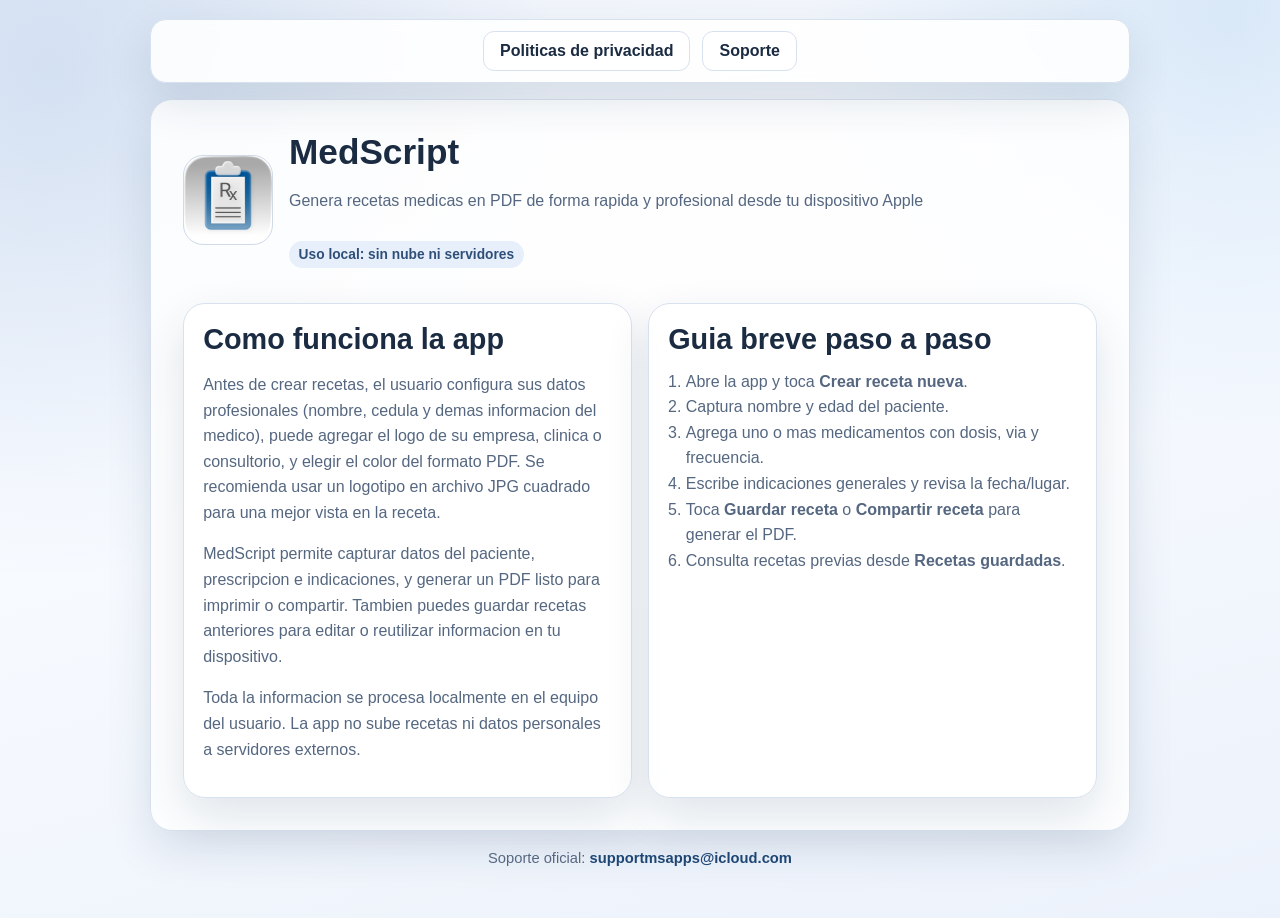
<file: index.html>
<!doctype html>
<html lang="es">
  <head>
    <meta charset="UTF-8" />
    <meta name="viewport" content="width=device-width, initial-scale=1.0" />
    <title>MedScript For MacOS | Inicio</title>
    <meta
      name="description"
      content="Sitio oficial de MedScript For MacOS: resumen de la app, guia rapida de uso, politicas de privacidad y soporte."
    />
    <link rel="stylesheet" href="styles.css" />
  </head>
  <body>
    <div class="site">
      <nav class="top-nav" aria-label="Navegacion principal">
        <a class="nav-link" href="politicas-privacidad.html">Politicas de privacidad</a>
        <a class="nav-link" href="soporte.html">Soporte</a>
      </nav>

      <main class="hero">
        <header class="hero-head">
          <img
            class="app-icon"
            src="assets/app-icon.png"
            alt="Icono de la app MedScript For MacOS"
            width="90"
            height="90"
          />
          <div>
            <h1>MedScript</h1>
            <p>Genera recetas medicas en PDF de forma rapida y profesional desde tu dispositivo Apple</p>
            <span class="badge">Uso local: sin nube ni servidores</span>
          </div>
        </header>

        <section class="section-grid" aria-label="Informacion principal">
          <article class="card">
            <h2>Como funciona la app</h2>
            <p>
              Antes de crear recetas, el usuario configura sus datos profesionales (nombre, cedula y
              demas informacion del medico), puede agregar el logo de su empresa, clinica o consultorio,
              y elegir el color del formato PDF. Se recomienda usar un logotipo en archivo JPG cuadrado
              para una mejor vista en la receta.
            </p>
            <p>
              MedScript permite capturar datos del paciente, prescripcion e indicaciones,
              y generar un PDF listo para imprimir o compartir. Tambien puedes guardar recetas
              anteriores para editar o reutilizar informacion en tu dispositivo.
            </p>
            <p>
              Toda la informacion se procesa localmente en el equipo del usuario. La app no sube
              recetas ni datos personales a servidores externos.
            </p>
          </article>

          <article class="card">
            <h2>Guia breve paso a paso</h2>
            <ol>
              <li>Abre la app y toca <strong>Crear receta nueva</strong>.</li>
              <li>Captura nombre y edad del paciente.</li>
              <li>Agrega uno o mas medicamentos con dosis, via y frecuencia.</li>
              <li>Escribe indicaciones generales y revisa la fecha/lugar.</li>
              <li>Toca <strong>Guardar receta</strong> o <strong>Compartir receta</strong> para generar el PDF.</li>
              <li>Consulta recetas previas desde <strong>Recetas guardadas</strong>.</li>
            </ol>
          </article>
        </section>
      </main>

      <p class="footer-note">
        Soporte oficial: <a class="email-link" href="mailto:supportmsapps@icloud.com">supportmsapps@icloud.com</a>
      </p>
    </div>
  </body>
</html>
</file>
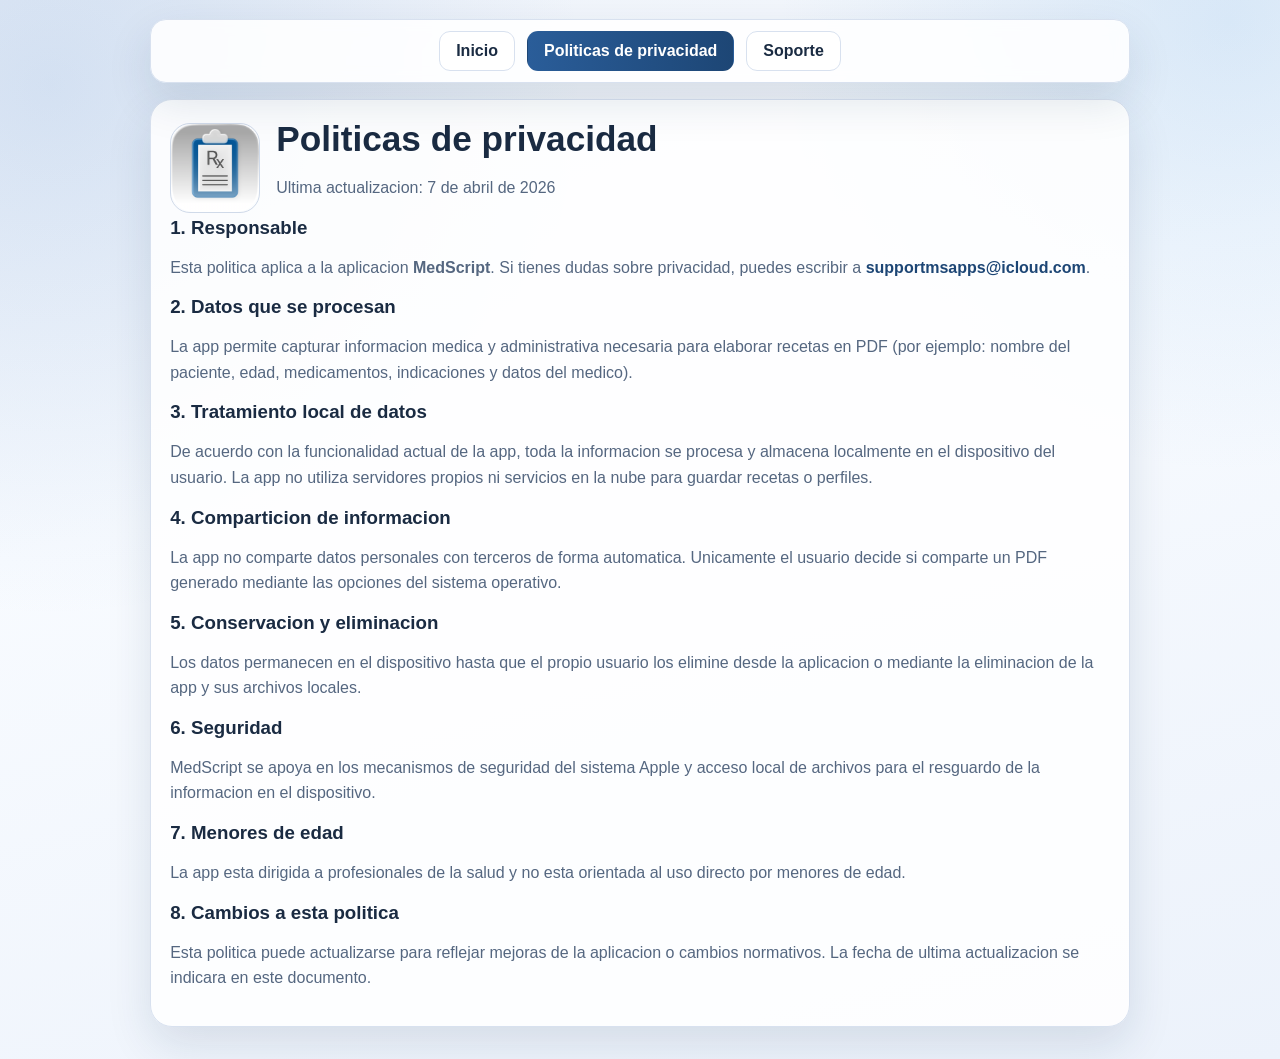
<file: politicas-privacidad.html>
<!doctype html>
<html lang="es">
  <head>
    <meta charset="UTF-8" />
    <meta name="viewport" content="width=device-width, initial-scale=1.0" />
    <title>MedScript For MacOS | Politicas de privacidad</title>
    <meta
      name="description"
      content="Politica de privacidad de MedScript For MacOS para App Store."
    />
    <link rel="stylesheet" href="styles.css" />
  </head>
  <body>
    <div class="site">
      <nav class="top-nav" aria-label="Navegacion principal">
        <a class="nav-link" href="index.html">Inicio</a>
        <a class="nav-link active" href="politicas-privacidad.html">Politicas de privacidad</a>
        <a class="nav-link" href="soporte.html">Soporte</a>
      </nav>

      <main class="card">
        <header class="hero-head">
          <img
            class="app-icon"
            src="assets/app-icon.png"
            alt="Icono de la app MedScript For MacOS"
            width="90"
            height="90"
          />
          <div>
            <h1>Politicas de privacidad</h1>
            <p>Ultima actualizacion: 7 de abril de 2026</p>
          </div>
        </header>

        <h3>1. Responsable</h3>
        <p>
          Esta politica aplica a la aplicacion <strong>MedScript</strong>. Si tienes dudas
          sobre privacidad, puedes escribir a <a class="email-link" href="mailto:supportmsapps@icloud.com">supportmsapps@icloud.com</a>.
        </p>

        <h3>2. Datos que se procesan</h3>
        <p>
          La app permite capturar informacion medica y administrativa necesaria para elaborar recetas
          en PDF (por ejemplo: nombre del paciente, edad, medicamentos, indicaciones y datos del medico).
        </p>

        <h3>3. Tratamiento local de datos</h3>
        <p>
          De acuerdo con la funcionalidad actual de la app, toda la informacion se procesa y almacena
          localmente en el dispositivo del usuario. La app no utiliza servidores propios ni servicios en la nube
          para guardar recetas o perfiles.
        </p>

        <h3>4. Comparticion de informacion</h3>
        <p>
          La app no comparte datos personales con terceros de forma automatica. Unicamente el usuario decide
          si comparte un PDF generado mediante las opciones del sistema operativo.
        </p>

        <h3>5. Conservacion y eliminacion</h3>
        <p>
          Los datos permanecen en el dispositivo hasta que el propio usuario los elimine desde la aplicacion
          o mediante la eliminacion de la app y sus archivos locales.
        </p>

        <h3>6. Seguridad</h3>
        <p>
          MedScript se apoya en los mecanismos de seguridad del sistema Apple y acceso local de
          archivos para el resguardo de la informacion en el dispositivo.
        </p>

        <h3>7. Menores de edad</h3>
        <p>
          La app esta dirigida a profesionales de la salud y no esta orientada al uso directo por menores de edad.
        </p>

        <h3>8. Cambios a esta politica</h3>
        <p>
          Esta politica puede actualizarse para reflejar mejoras de la aplicacion o cambios normativos.
          La fecha de ultima actualizacion se indicara en este documento.
        </p>
      </main>
    </div>
  </body>
</html>
</file>
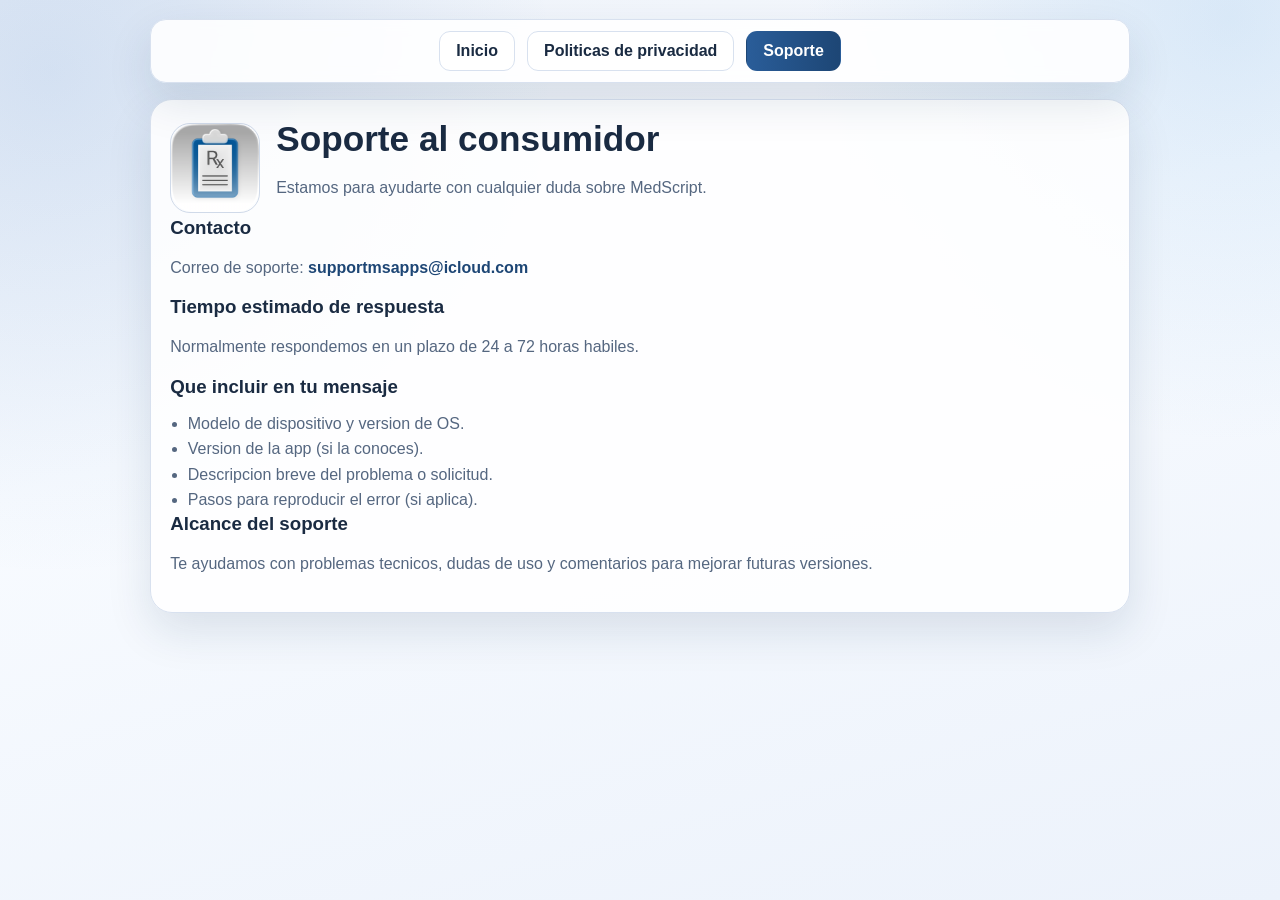
<file: soporte.html>
<!doctype html>
<html lang="es">
  <head>
    <meta charset="UTF-8" />
    <meta name="viewport" content="width=device-width, initial-scale=1.0" />
    <title>MedScript For MacOS | Soporte</title>
    <meta
      name="description"
      content="Soporte al consumidor para MedScript For MacOS."
    />
    <link rel="stylesheet" href="styles.css" />
  </head>
  <body>
    <div class="site">
      <nav class="top-nav" aria-label="Navegacion principal">
        <a class="nav-link" href="index.html">Inicio</a>
        <a class="nav-link" href="politicas-privacidad.html">Politicas de privacidad</a>
        <a class="nav-link active" href="soporte.html">Soporte</a>
      </nav>

      <main class="card">
        <header class="hero-head">
          <img
            class="app-icon"
            src="assets/app-icon.png"
            alt="Icono de la app MedScript For MacOS"
            width="90"
            height="90"
          />
          <div>
            <h1>Soporte al consumidor</h1>
            <p>Estamos para ayudarte con cualquier duda sobre MedScript.</p>
          </div>
        </header>

        <h3>Contacto</h3>
        <p>
          Correo de soporte: <a class="email-link" href="mailto:supportmsapps@icloud.com">supportmsapps@icloud.com</a>
        </p>

        <h3>Tiempo estimado de respuesta</h3>
        <p>
          Normalmente respondemos en un plazo de 24 a 72 horas habiles.
        </p>

        <h3>Que incluir en tu mensaje</h3>
        <ul>
          <li>Modelo de dispositivo y version de OS.</li>
          <li>Version de la app (si la conoces).</li>
          <li>Descripcion breve del problema o solicitud.</li>
          <li>Pasos para reproducir el error (si aplica).</li>
        </ul>

        <h3>Alcance del soporte</h3>
        <p>
          Te ayudamos con problemas tecnicos, dudas de uso y comentarios para mejorar futuras versiones.
        </p>
      </main>
    </div>
  </body>
</html>
</file>
<file: styles.css>
:root {
  --bg: #f3f6fb;
  --surface: rgba(255, 255, 255, 0.88);
  --stroke: #d8e1ef;
  --text: #1a2b42;
  --muted: #556780;
  --brand: #2a5d99;
  --brand-strong: #1d4675;
  --shadow: 0 18px 45px rgba(20, 48, 84, 0.12);
}

* {
  box-sizing: border-box;
}

html,
body {
  margin: 0;
  padding: 0;
}

body {
  font-family: "Avenir Next", "Segoe UI", sans-serif;
  color: var(--text);
  background:
    radial-gradient(circle at 4% 8%, rgba(66, 122, 196, 0.16), transparent 34%),
    radial-gradient(circle at 96% 2%, rgba(104, 167, 224, 0.2), transparent 28%),
    linear-gradient(165deg, #eef3fa 0%, #f8fbff 40%, #ecf2fb 100%);
  min-height: 100vh;
}

.site {
  width: min(980px, 92vw);
  margin: 0 auto;
  padding: 1.2rem 0 2rem;
}

.top-nav {
  display: flex;
  gap: 0.75rem;
  justify-content: center;
  flex-wrap: wrap;
  padding: 0.7rem;
  border: 1px solid var(--stroke);
  border-radius: 16px;
  background: var(--surface);
  backdrop-filter: blur(7px);
  box-shadow: var(--shadow);
  position: sticky;
  top: 0.8rem;
  z-index: 5;
}

.nav-link {
  text-decoration: none;
  border: 1px solid var(--stroke);
  border-radius: 11px;
  padding: 0.6rem 1rem;
  font-weight: 700;
  color: var(--text);
  background: #fff;
}

.nav-link.active {
  color: #fff;
  border-color: transparent;
  background: linear-gradient(90deg, var(--brand), var(--brand-strong));
}

.hero,
.card {
  margin-top: 1rem;
  border: 1px solid var(--stroke);
  border-radius: 22px;
  background: var(--surface);
  box-shadow: var(--shadow);
}

.hero {
  padding: clamp(1.1rem, 3vw, 2rem);
  display: grid;
  gap: 1.2rem;
}

.hero-head {
  display: flex;
  align-items: center;
  gap: 1rem;
  flex-wrap: wrap;
}

.app-icon {
  width: 90px;
  height: 90px;
  border-radius: 20px;
  border: 1px solid #d0dae9;
}

h1,
h2,
h3 {
  margin: 0;
  font-family: "Gill Sans", "Trebuchet MS", sans-serif;
}

h1 {
  font-size: clamp(1.5rem, 3vw, 2.2rem);
}

h2 {
  font-size: clamp(1.3rem, 2.5vw, 1.8rem);
}

p,
li {
  color: var(--muted);
  line-height: 1.6;
}

.section-grid {
  display: grid;
  gap: 1rem;
  grid-template-columns: repeat(2, minmax(0, 1fr));
}

.card {
  padding: 1.2rem;
}

.card ul,
.card ol {
  margin: 0.8rem 0 0;
  padding-left: 1.1rem;
}

.footer-note {
  margin-top: 1rem;
  text-align: center;
  color: var(--muted);
  font-size: 0.92rem;
}

.email-link {
  color: var(--brand-strong);
  font-weight: 700;
  text-decoration: none;
}

.badge {
  display: inline-block;
  margin-top: 0.75rem;
  padding: 0.35rem 0.6rem;
  border-radius: 999px;
  background: #e7effb;
  color: #2f4f79;
  font-size: 0.86rem;
  font-weight: 700;
}

@media (max-width: 800px) {
  .section-grid {
    grid-template-columns: 1fr;
  }

  .app-icon {
    width: 76px;
    height: 76px;
  }
}
</file>
